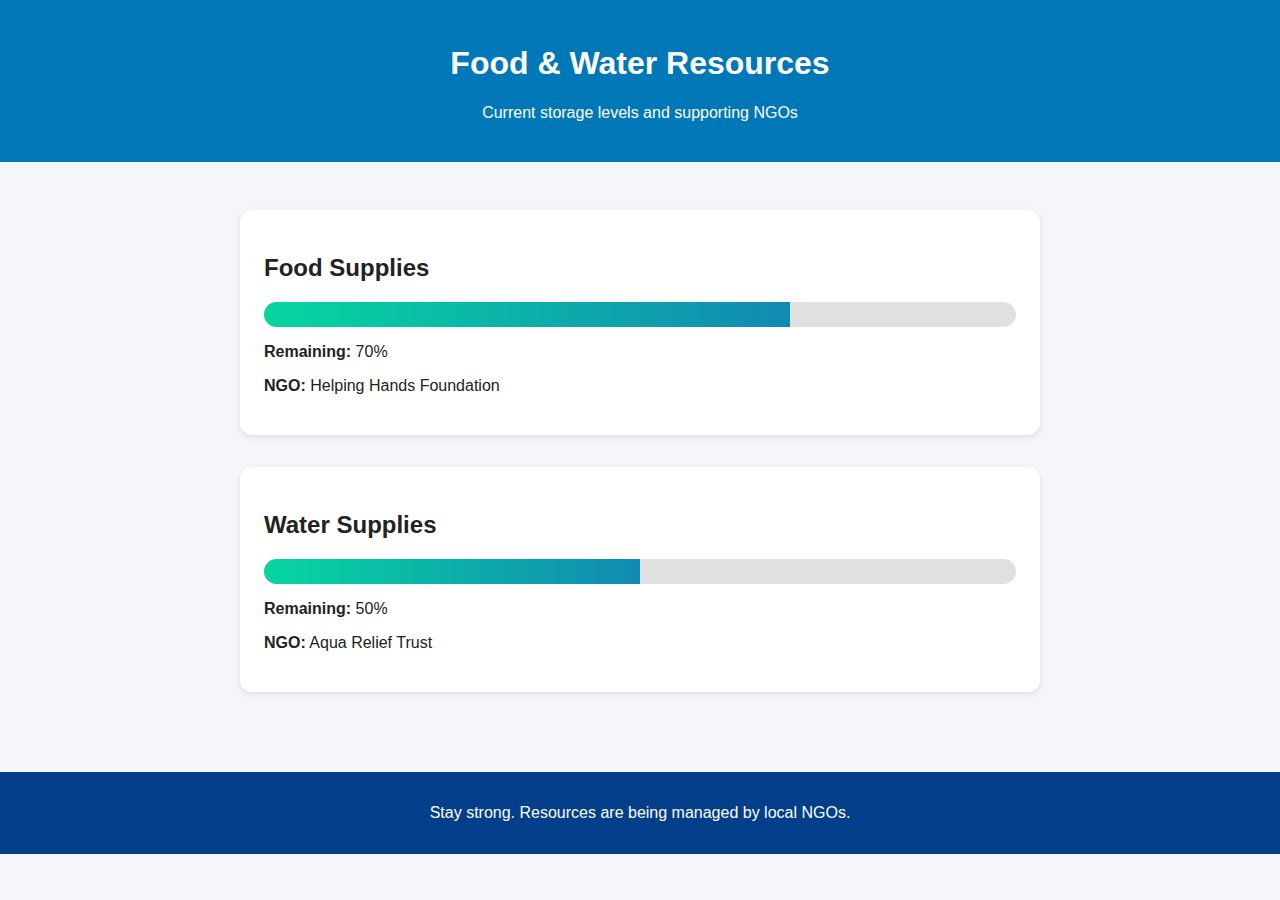
<file: food-water.html>
<!DOCTYPE html>
<html lang="en">
<head>
  <meta charset="UTF-8">
  <meta name="viewport" content="width=device-width, initial-scale=1.0">
  <title>Food & Water Resources</title>
  <link rel="stylesheet" href="food-water.css">
</head>
<body>
  <header class="header">
    <h1>Food & Water Resources</h1>
    <p>Current storage levels and supporting NGOs</p>
  </header>

  <main class="container">
    <!-- Food Section -->
    <section class="resource">
      <h2>Food Supplies</h2>
      <div class="progress-bar">
        <div class="progress" id="food-progress"></div>
      </div>
      <p><strong>Remaining:</strong> <span id="food-level">70%</span></p>
      <p><strong>NGO:</strong> Helping Hands Foundation</p>
    </section>

    <!-- Water Section -->
    <section class="resource">
      <h2>Water Supplies</h2>
      <div class="progress-bar">
        <div class="progress" id="water-progress"></div>
      </div>
      <p><strong>Remaining:</strong> <span id="water-level">50%</span></p>
      <p><strong>NGO:</strong> Aqua Relief Trust</p>
    </section>
  </main>

  <footer>
    <p>Stay strong. Resources are being managed by local NGOs.</p>
  </footer>

  <script src="food-water.js"></script>
</body>
</html>
</file>
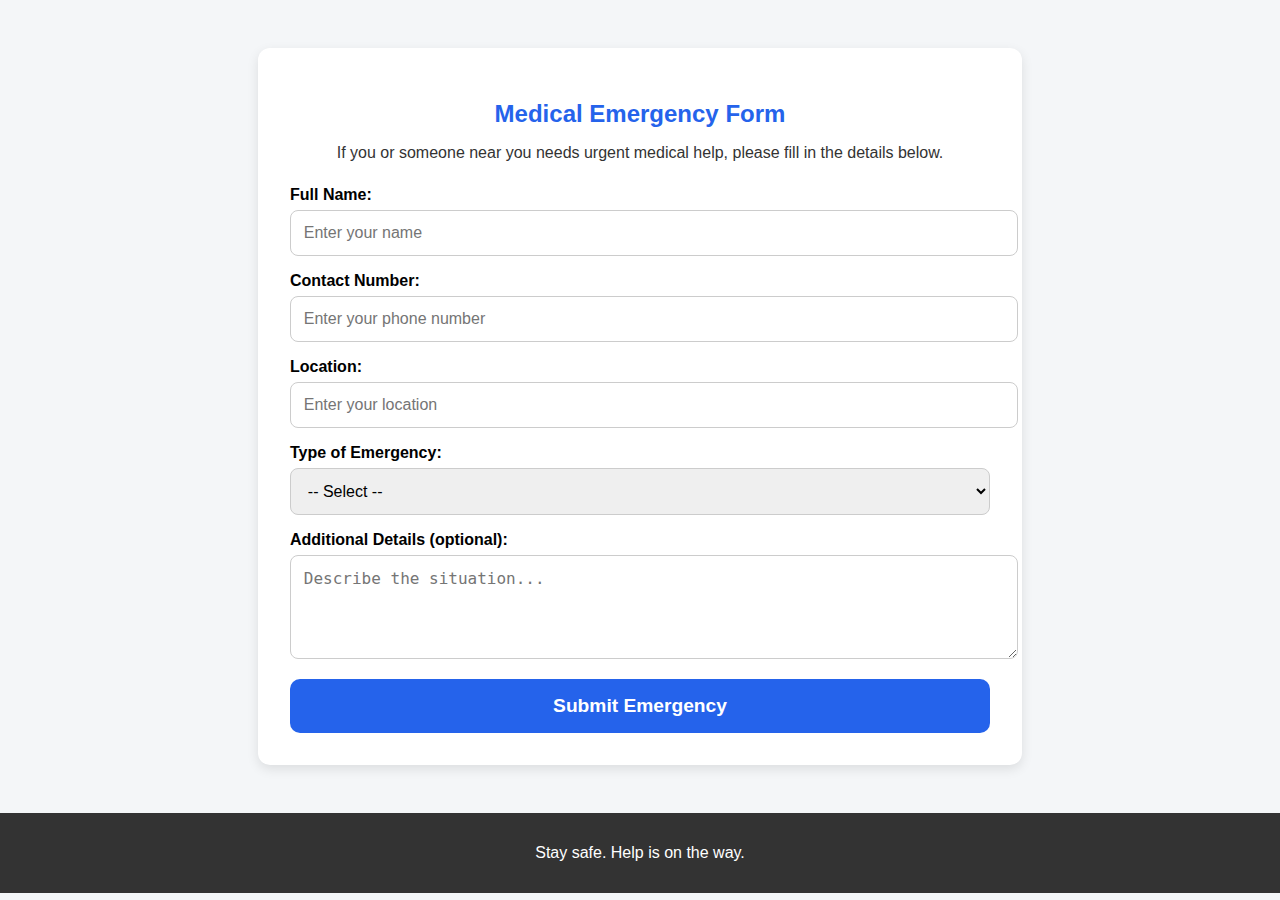
<file: medical-emergency.html>
<!DOCTYPE html>
<html lang="en">
<head>
  <meta charset="UTF-8">
  <meta name="viewport" content="width=device-width, initial-scale=1.0">
  <title>Medical Emergency Form</title>
  <link rel="stylesheet" href="medical-emergency.css">
</head>
<body>

  <section class="medical-form" id="medical-form">
    <h2>Medical Emergency Form</h2>
    <p>If you or someone near you needs urgent medical help, please fill in the details below.</p>
    
    <form id="emergencyForm">
      <div class="form-group">
        <label for="name">Full Name:</label>
        <input type="text" id="name" name="name" required placeholder="Enter your name">
      </div>
  
      <div class="form-group">
        <label for="phone">Contact Number:</label>
        <input type="tel" id="phone" name="phone" required placeholder="Enter your phone number">
      </div>
  
      <div class="form-group">
        <label for="location">Location:</label>
        <input type="text" id="location" name="location" required placeholder="Enter your location">
      </div>
  
      <div class="form-group">
        <label for="emergencyType">Type of Emergency:</label>
        <select id="emergencyType" name="emergencyType" required>
          <option value="">-- Select --</option>
          <option value="injury">Serious Injury</option>
          <option value="heart">Heart Problem</option>
          <option value="breathing">Breathing Issue</option>
          <option value="unconscious">Unconsciousness</option>
          <option value="other">Other</option>
        </select>
      </div>
  
      <div class="form-group">
        <label for="message">Additional Details (optional):</label>
        <textarea id="message" name="message" rows="4" placeholder="Describe the situation..."></textarea>
      </div>
  
      <button type="submit" class="btn submit-btn">Submit Emergency</button>
    </form>
  </section>
    <script src="medical-emergency.js" defer></script>
    <footer>
    <p>Stay safe. Help is on the way.</p>
  </footer>
</body>
</html>
</file>
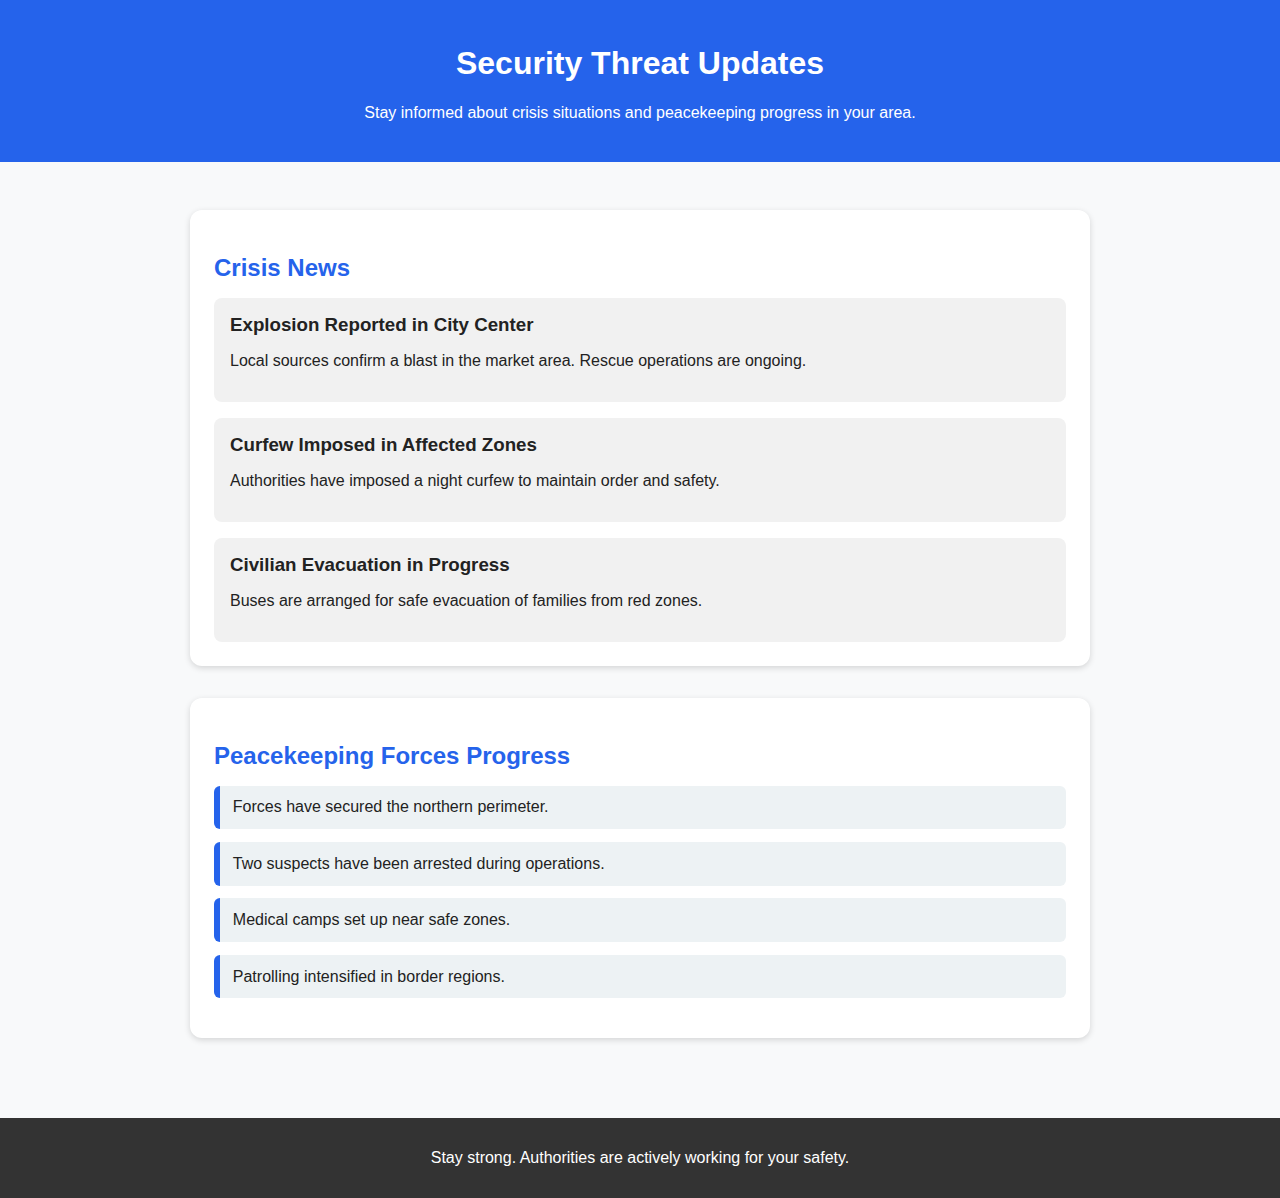
<file: security-threat.html>
<!DOCTYPE html>
<html lang="en">
<head>
  <meta charset="UTF-8">
  <meta name="viewport" content="width=device-width, initial-scale=1.0">
  <title>Security Threat Updates</title>
  <link rel="stylesheet" href="security-threat.css">
</head>
<body>
  <header class="header">
    <h1>Security Threat Updates</h1>
    <p>Stay informed about crisis situations and peacekeeping progress in your area.</p>
  </header>

  <main class="container">
    <!-- News Section -->
    <section class="news">
      <h2>Crisis News</h2>
      <div class="news-list" id="news-list">
        <!-- News dynamically inserted by JS -->
      </div>
    </section>

    <!-- Progress Section -->
    <section class="progress">
      <h2>Peacekeeping Forces Progress</h2>
      <ul id="progress-list">
        <!-- Progress dynamically inserted by JS -->
      </ul>
    </section>
  </main>

  <footer>
    <p>Stay strong. Authorities are actively working for your safety.</p>
  </footer>

  <script src="security-threat.js"></script>
</body>
</html>
</file>
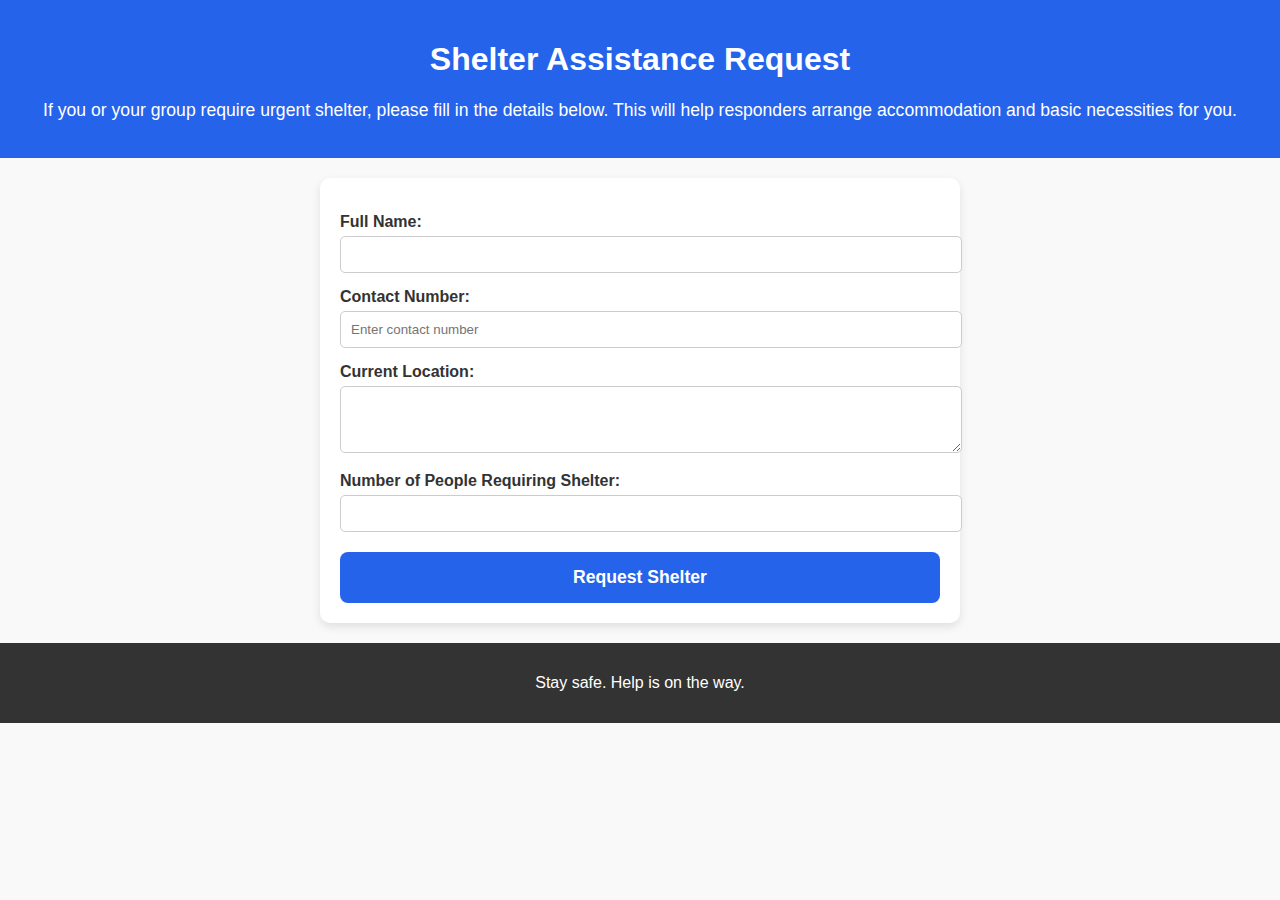
<file: shelter-required.html>
<!DOCTYPE html>
<html lang="en">
<head>
  <meta charset="UTF-8" />
  <meta name="viewport" content="width=device-width, initial-scale=1.0"/>
  <title>Shelter Required Request</title>
  <link rel="stylesheet" href="shelter-required.css"/>
</head>
<body>
  <!-- Header -->
  <header class="hero">
    <h1>Shelter Assistance Request</h1>
    <p class="important-message">
      If you or your group require urgent shelter, please fill in the details below. 
      This will help responders arrange accommodation and basic necessities for you.
    </p>
  </header>

  <!-- Shelter Request Form -->
  <section class="form-section">
    <form id="shelterForm">
      <!-- Full Name -->
      <label for="fullName">Full Name:</label>
      <input type="text" id="fullName" name="fullName" required />

      <!-- Contact Number -->
      <label for="contact">Contact Number:</label>
      <input type="tel" id="contact" name="contact" placeholder="Enter contact number" required />

      <!-- Location -->
      <label for="location">Current Location:</label>
      <textarea id="location" name="location" rows="3" required></textarea>

      <!-- Number of People -->
      <label for="peopleCount">Number of People Requiring Shelter:</label>
      <input type="number" id="peopleCount" name="peopleCount" min="1" required />


      <!-- Submit -->
      <button type="submit" class="btn submit-btn">Request Shelter</button>
    </form>
  </section>

  <!-- Footer -->
  <footer>
    <p>Stay safe. Help is on the way.</p>
  </footer>

  <script src="shelter-required.js"></script>
</body>
</html>
</file>
<file: food-water.css>
body {
  font-family: Arial, sans-serif;
  margin: 0;
  background: #f4f6f9;
  color: #222;
}

.header {
  background: #0077b6;
  color: white;
  padding: 1.5rem;
  text-align: center;
}

.container {
  max-width: 800px;
  margin: 2rem auto;
  padding: 1rem;
}

.resource {
  background: white;
  padding: 1.5rem;
  margin-bottom: 2rem;
  border-radius: 12px;
  box-shadow: 0 2px 6px rgba(0,0,0,0.1);
}

.progress-bar {
  width: 100%;
  background: #e0e0e0;
  height: 25px;
  border-radius: 15px;
  overflow: hidden;
  margin: 1rem 0;
}

.progress {
  height: 100%;
  background: linear-gradient(90deg, #06d6a0, #118ab2);
  width: 0%;
  transition: width 1s ease;
}

footer {
  background: #023e8a;
  color: white;
  text-align: center;
  padding: 1rem;
  margin-top: 2rem;
}
footer a {
  color: #90e0ef;
  text-decoration: none;
}
</file>
<file: medical-emergency.css>
body {
  font-family: Arial, sans-serif;
  margin: 0;
  padding: 0;
  background: #f4f6f8;
}

.medical-form {
  padding: 2rem;
  background: #fff;
  border-radius: 12px;
  box-shadow: 0 4px 12px rgba(0,0,0,0.1);
  margin: 3rem auto;
  max-width: 700px;
}

.medical-form h2 {
  text-align: center;
  color: #2563eb;
  margin-bottom: 0.5rem;
}

.medical-form p {
  text-align: center;
  margin-bottom: 1.5rem;
  color: #333;
}

.form-group {
  margin-bottom: 1rem;
}

.form-group label {
  display: block;
  font-weight: 600;
  margin-bottom: 0.4rem;
}

.form-group input,
.form-group select,
.form-group textarea {
  width: 100%;
  padding: 0.8rem;
  border: 1px solid #ccc;
  border-radius: 8px;
  font-size: 1rem;
}

.submit-btn {
  display: block;
  width: 100%;
  background: #2563eb;
  color: white;
  font-size: 1.2rem;
  font-weight: bold;
  padding: 1rem;
  border-radius: 10px;
  cursor: pointer;
  border: none;
  transition: background 0.3s;
}

.submit-btn:hover {
  background: #1e40af;
}


footer {
  text-align: center;
  padding: 15px;
  background: #333;
  color: white;
  margin-top: 20px;
}
footer a {
  color: #2563eb;
  text-decoration: none;
}
</file>
<file: security-threat.css>
body {
  font-family: Arial, sans-serif;
  margin: 0;
  background: #f8f9fa;
  color: #222;
}

.header {
  background: #2563eb;
  color: white;
  padding: 1.5rem;
  text-align: center;
}

.container {
  max-width: 900px;
  margin: 2rem auto;
  padding: 1rem;
}

section {
  background: white;
  padding: 1.5rem;
  margin-bottom: 2rem;
  border-radius: 12px;
  box-shadow: 0 2px 6px rgba(0,0,0,0.15);
}

h2 {
  color: #2563eb;
  margin-bottom: 1rem;
}

.news-list {
  display: flex;
  flex-direction: column;
  gap: 1rem;
}

.news-item {
  background: #f1f1f1;
  padding: 1rem;
  border-radius: 8px;
}

.news-item h3 {
  margin: 0 0 .5rem;
}

.progress ul {
  list-style-type: none;
  padding: 0;
}

.progress li {
  background: #edf2f4;
  padding: .8rem;
  margin-bottom: .8rem;
  border-left: 6px solid #2563eb;
  border-radius: 6px;
}


footer {
  text-align: center;
  padding: 15px;
  background: #333;
  color: white;
  margin-top: 20px;
}
footer a {
  color: #2563eb;
  text-decoration: none;
}
</file>
<file: shelter-required.css>
body {
  font-family: Arial, sans-serif;
  margin: 0;
  background: #f9f9f9;
  color: #333;
}

.hero {
  background: #2563eb;
  color: white;
  text-align: center;
  padding: 20px;
}

.important-message {
  margin-top: 10px;
  font-size: 1.1rem;
}

.form-section {
  padding: 20px;
  max-width: 600px;
  margin: 20px auto;
  background: #fff;
  border-radius: 10px;
  box-shadow: 0px 4px 10px rgba(0,0,0,0.1);
}

form label {
  display: block;
  margin-top: 15px;
  font-weight: bold;
}

form input, form textarea {
  width: 100%;
  padding: 10px;
  margin-top: 5px;
  border-radius: 5px;
  border: 1px solid #ccc;
}

form input:focus, form textarea:focus {
  border-color:#2563eb;
  outline: none;
}

.btn.submit-btn {
  margin-top: 20px;
  width: 100%;
  padding: 15px;
  font-size: 1.1rem;
  background: #2563eb;
  color: white;
  border: none;
  border-radius: 8px;
  cursor: pointer;
  font-weight: bold;
}

.btn.submit-btn:hover {
  background: #1e40af;
}

footer {
  text-align: center;
  padding: 15px;
  background: #333;
  color: white;
  margin-top: 20px;
}
footer a {
  color: #2563eb;
  text-decoration: none;
}
</file>
